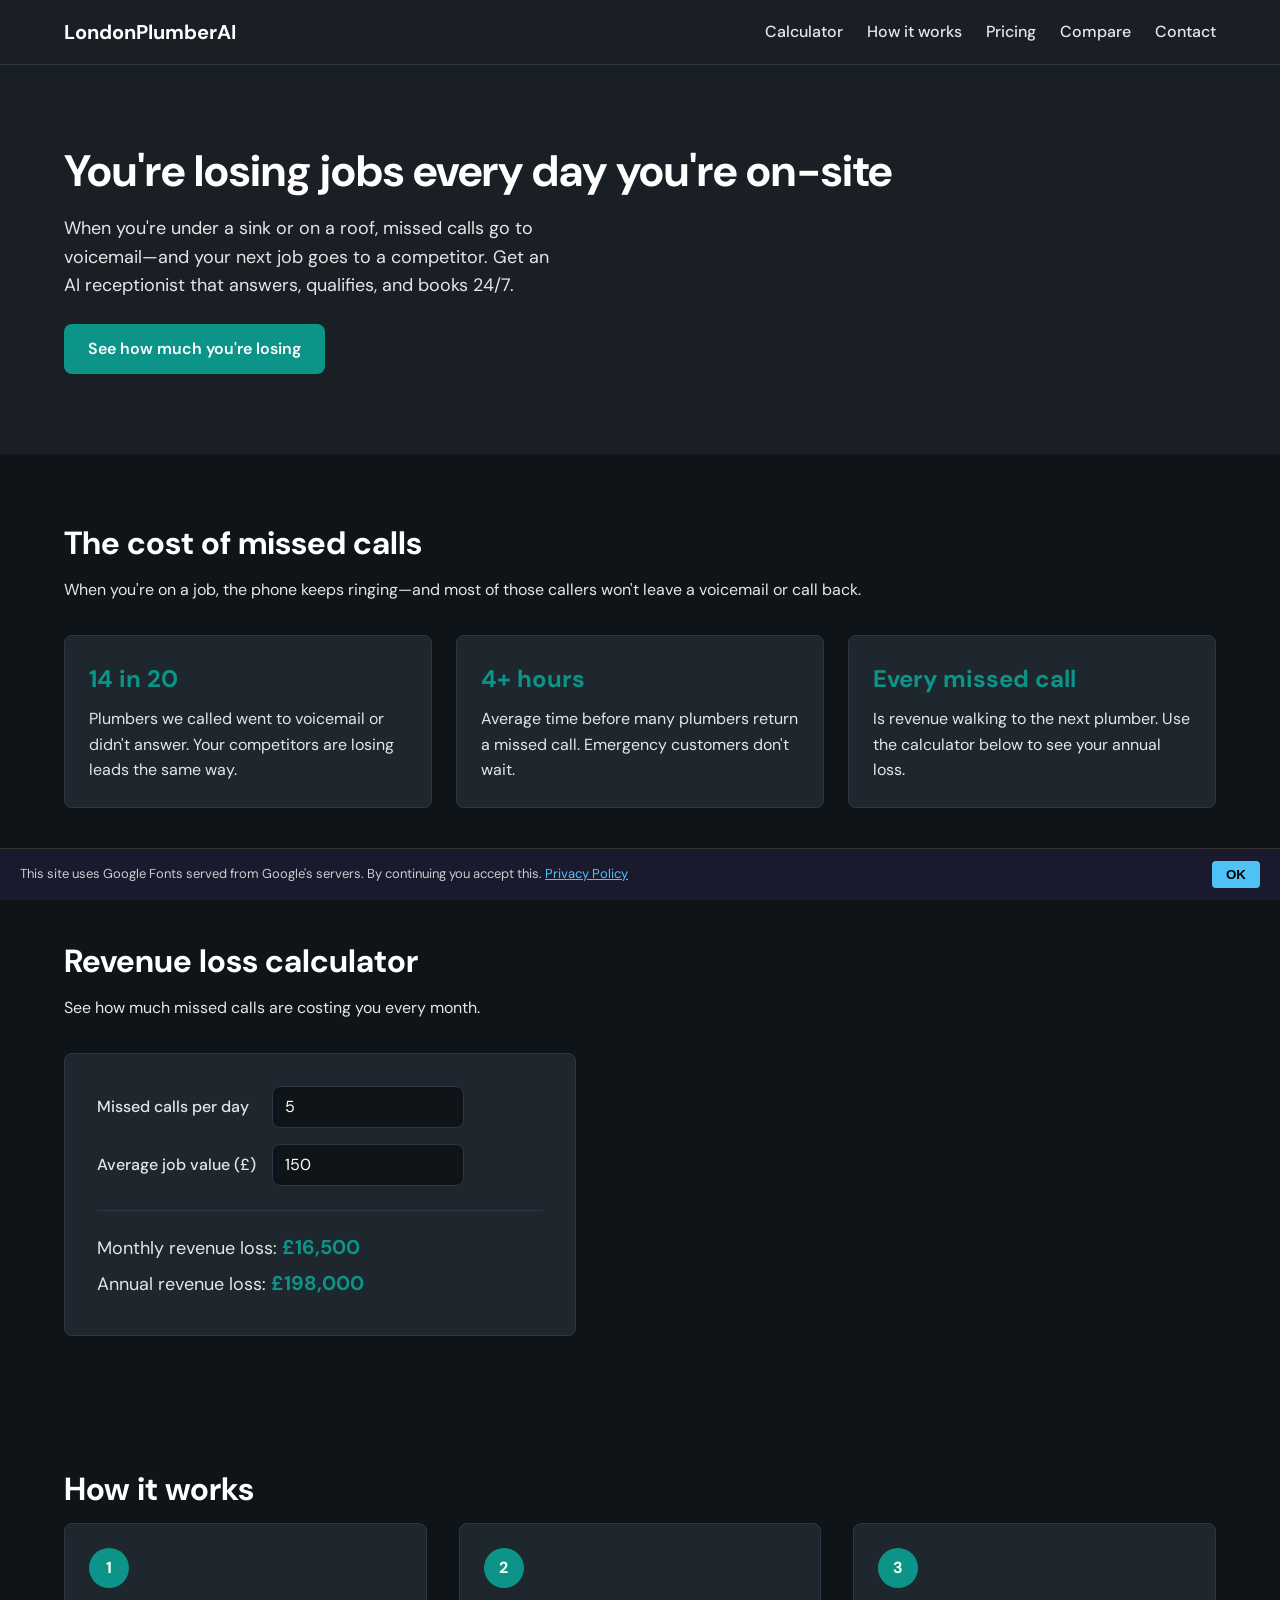
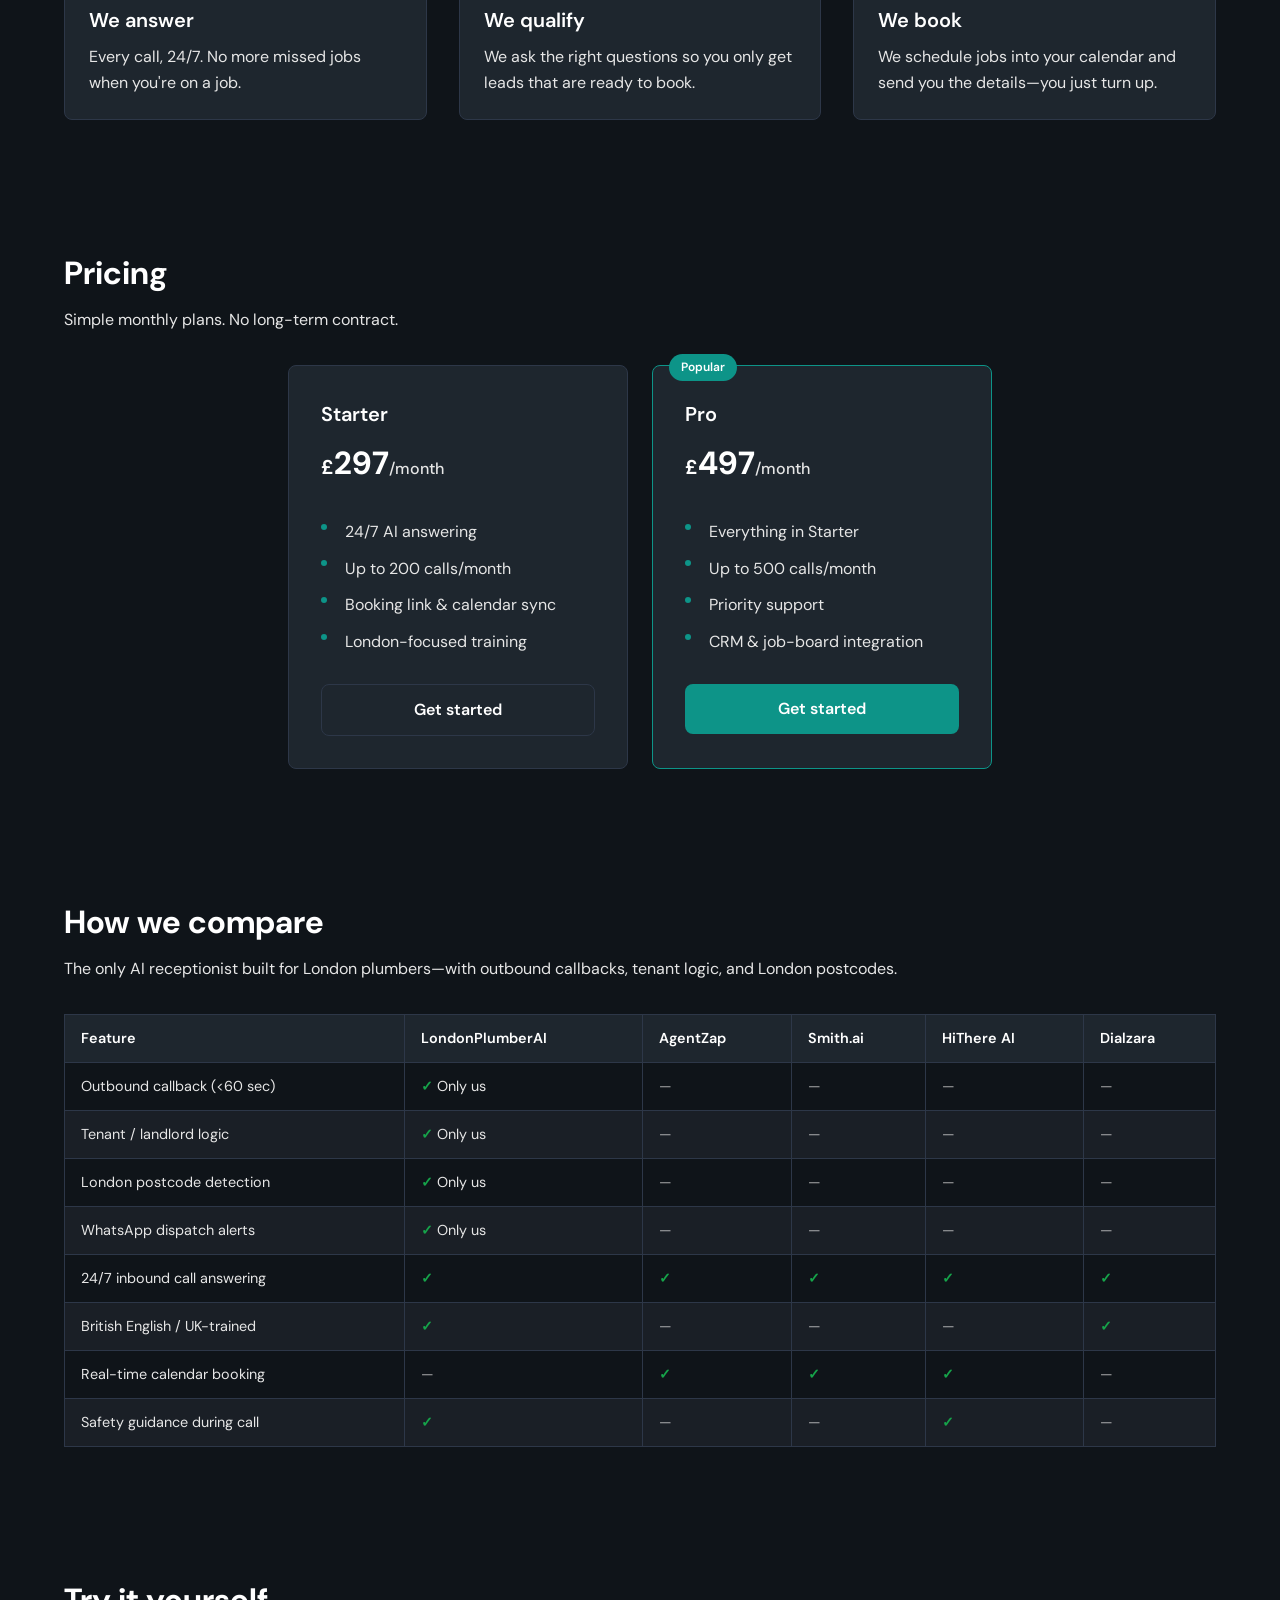
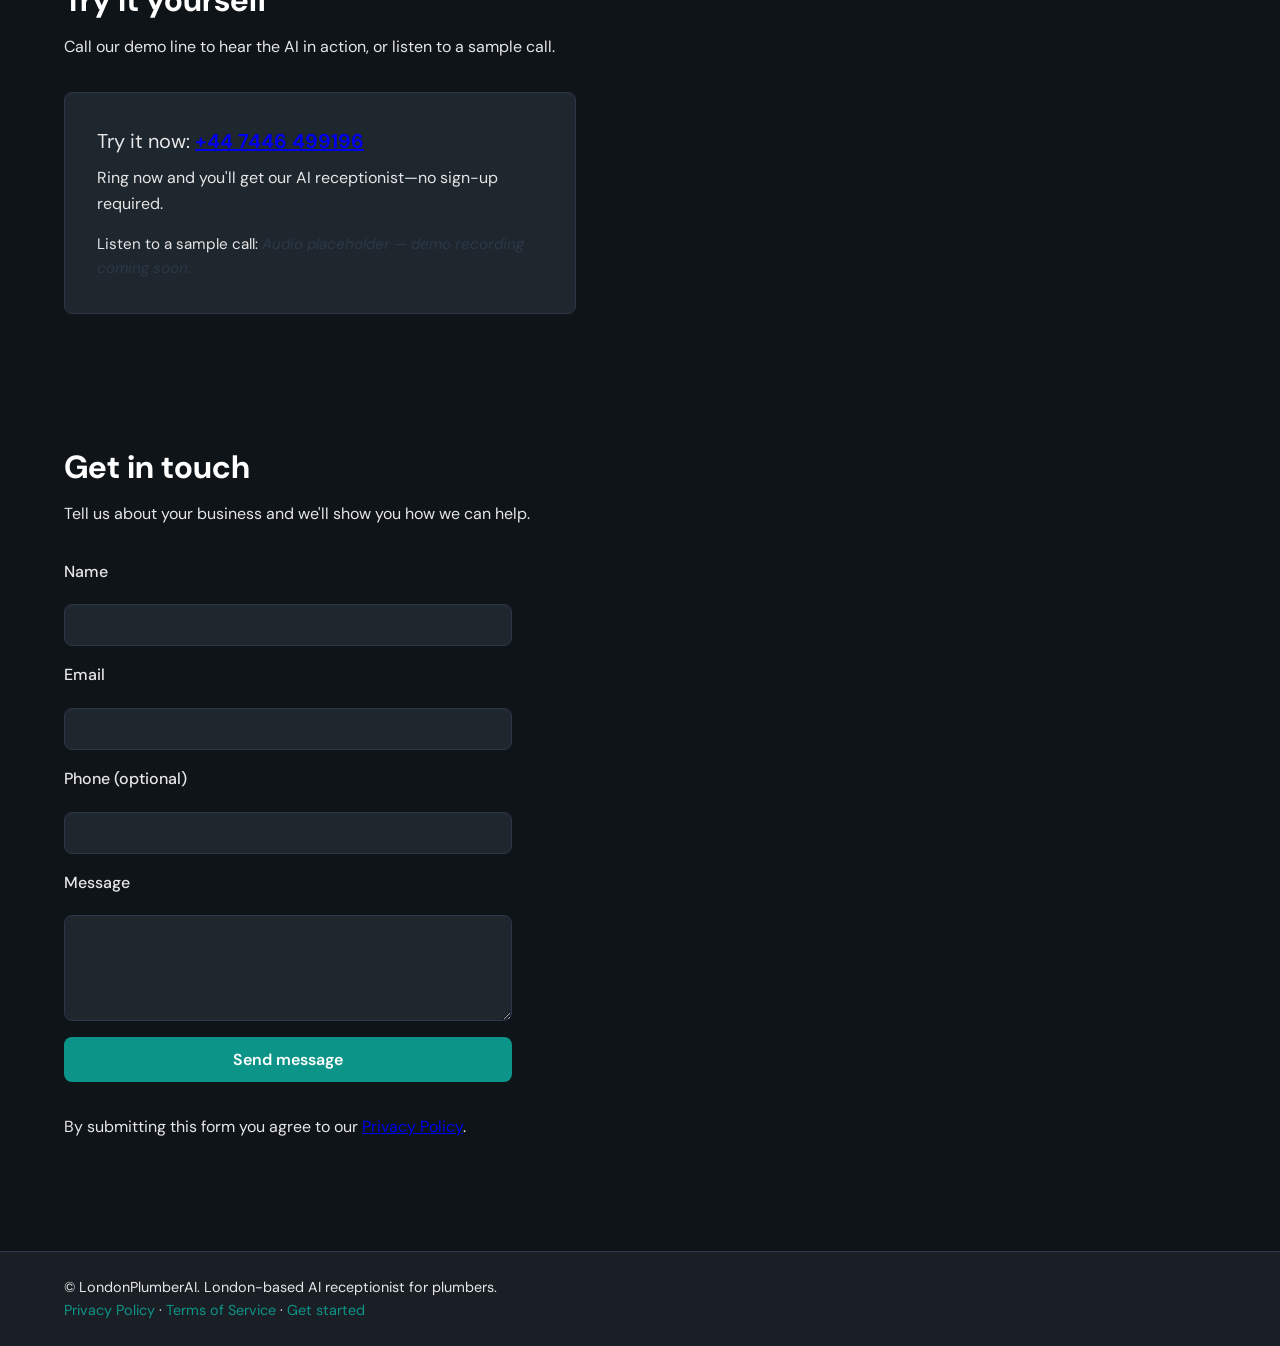
<file: index.html>
<!DOCTYPE html>
<html lang="en">
<head>
  <meta charset="UTF-8">
  <meta name="viewport" content="width=device-width, initial-scale=1.0">
  <title>LondonPlumberAI – AI Receptionist for Plumbers</title>
  <link rel="preconnect" href="https://fonts.googleapis.com">
  <link rel="preconnect" href="https://fonts.gstatic.com" crossorigin>
  <link href="https://fonts.googleapis.com/css2?family=DM+Sans:ital,opsz,wght@0,9..40,400;0,9..40,500;0,9..40,600;0,9..40,700;1,9..40,400&display=swap" rel="stylesheet">
  <link rel="stylesheet" href="styles.css">
</head>
<body>
  <header class="site-header">
    <div class="container">
      <a href="#" class="logo">LondonPlumberAI</a>
      <nav class="nav">
        <a href="#calculator">Calculator</a>
        <a href="#how-it-works">How it works</a>
        <a href="#pricing">Pricing</a>
        <a href="#compare">Compare</a>
        <a href="#contact">Contact</a>
      </nav>
    </div>
  </header>

  <main>
    <section class="hero">
      <div class="container">
        <h1 class="hero-headline">You're losing jobs every day you're on-site</h1>
        <p class="hero-sub">When you're under a sink or on a roof, missed calls go to voicemail—and your next job goes to a competitor. Get an AI receptionist that answers, qualifies, and books 24/7.</p>
        <a href="#calculator" class="btn btn-primary">See how much you're losing</a>
      </div>
    </section>

    <section id="pain" class="section pain-section">
      <div class="container">
        <h2 class="section-title">The cost of missed calls</h2>
        <p class="section-sub">When you're on a job, the phone keeps ringing—and most of those callers won't leave a voicemail or call back.</p>
        <div class="pain-stats">
          <div class="pain-stat">
            <span class="pain-stat-value">14 in 20</span>
            <p class="pain-stat-desc">Plumbers we called went to voicemail or didn't answer. Your competitors are losing leads the same way.</p>
          </div>
          <div class="pain-stat">
            <span class="pain-stat-value">4+ hours</span>
            <p class="pain-stat-desc">Average time before many plumbers return a missed call. Emergency customers don't wait.</p>
          </div>
          <div class="pain-stat">
            <span class="pain-stat-value">Every missed call</span>
            <p class="pain-stat-desc">Is revenue walking to the next plumber. Use the calculator below to see your annual loss.</p>
          </div>
        </div>
      </div>
    </section>

    <section id="calculator" class="section calculator-section">
      <div class="container">
        <h2 class="section-title">Revenue loss calculator</h2>
        <p class="section-sub">See how much missed calls are costing you every month.</p>
        <div class="calculator-card">
          <div class="calculator-inputs">
            <label for="missed-calls">Missed calls per day</label>
            <input type="number" id="missed-calls" name="missed-calls" min="1" max="50" value="5" aria-label="Missed calls per day">
            <label for="job-value">Average job value (£)</label>
            <input type="number" id="job-value" name="job-value" min="50" max="2000" value="150" aria-label="Average job value in pounds">
          </div>
          <div class="calculator-results">
            <p class="result-line">Monthly revenue loss: <strong id="monthly-loss" aria-live="polite">£16,500</strong></p>
            <p class="result-line">Annual revenue loss: <strong id="annual-loss" aria-live="polite">£198,000</strong></p>
          </div>
        </div>
      </div>
    </section>

    <section id="how-it-works" class="section how-section">
      <div class="container">
        <h2 class="section-title">How it works</h2>
        <div class="steps">
          <article class="step">
            <span class="step-num" aria-hidden="true">1</span>
            <h3 class="step-title">We answer</h3>
            <p class="step-desc">Every call, 24/7. No more missed jobs when you're on a job.</p>
          </article>
          <article class="step">
            <span class="step-num" aria-hidden="true">2</span>
            <h3 class="step-title">We qualify</h3>
            <p class="step-desc">We ask the right questions so you only get leads that are ready to book.</p>
          </article>
          <article class="step">
            <span class="step-num" aria-hidden="true">3</span>
            <h3 class="step-title">We book</h3>
            <p class="step-desc">We schedule jobs into your calendar and send you the details—you just turn up.</p>
          </article>
        </div>
      </div>
    </section>

    <section id="pricing" class="section pricing-section">
      <div class="container">
        <h2 class="section-title">Pricing</h2>
        <p class="section-sub">Simple monthly plans. No long-term contract.</p>
        <div class="pricing-grid">
          <div class="pricing-card">
            <h3 class="plan-name">Starter</h3>
            <p class="plan-price"><span class="currency">£</span>297<span class="period">/month</span></p>
            <ul class="plan-features">
              <li>24/7 AI answering</li>
              <li>Up to 200 calls/month</li>
              <li>Booking link & calendar sync</li>
              <li>London-focused training</li>
            </ul>
            <a href="https://buy.stripe.com/test_8x25kDeiIeIh0rm8Fc7ss00" class="btn btn-secondary" target="_blank" rel="noopener">Get started</a>
          </div>
          <div class="pricing-card pricing-card-featured">
            <span class="badge">Popular</span>
            <h3 class="plan-name">Pro</h3>
            <p class="plan-price"><span class="currency">£</span>497<span class="period">/month</span></p>
            <ul class="plan-features">
              <li>Everything in Starter</li>
              <li>Up to 500 calls/month</li>
              <li>Priority support</li>
              <li>CRM & job-board integration</li>
            </ul>
            <a href="https://buy.stripe.com/test_dRm5kDcaAeIhca4dZw7ss01" class="btn btn-primary" target="_blank" rel="noopener">Get started</a>
          </div>
        </div>
      </div>
    </section>

    <section id="compare" class="section compare-section">
      <div class="container">
        <h2 class="section-title">How we compare</h2>
        <p class="section-sub">The only AI receptionist built for London plumbers—with outbound callbacks, tenant logic, and London postcodes.</p>
        <div class="compare-scroll">
          <table class="compare-table" role="grid">
            <thead>
              <tr>
                <th>Feature</th>
                <th>LondonPlumberAI</th>
                <th>AgentZap</th>
                <th>Smith.ai</th>
                <th>HiThere AI</th>
                <th>Dialzara</th>
              </tr>
            </thead>
            <tbody>
              <tr>
                <td>Outbound callback (&lt;60 sec)</td>
                <td><span class="tick" aria-label="Yes">✓</span> Only us</td>
                <td><span class="cross" aria-label="No">—</span></td>
                <td><span class="cross" aria-label="No">—</span></td>
                <td><span class="cross" aria-label="No">—</span></td>
                <td><span class="cross" aria-label="No">—</span></td>
              </tr>
              <tr>
                <td>Tenant / landlord logic</td>
                <td><span class="tick" aria-label="Yes">✓</span> Only us</td>
                <td><span class="cross" aria-label="No">—</span></td>
                <td><span class="cross" aria-label="No">—</span></td>
                <td><span class="cross" aria-label="No">—</span></td>
                <td><span class="cross" aria-label="No">—</span></td>
              </tr>
              <tr>
                <td>London postcode detection</td>
                <td><span class="tick" aria-label="Yes">✓</span> Only us</td>
                <td><span class="cross" aria-label="No">—</span></td>
                <td><span class="cross" aria-label="No">—</span></td>
                <td><span class="cross" aria-label="No">—</span></td>
                <td><span class="cross" aria-label="No">—</span></td>
              </tr>
              <tr>
                <td>WhatsApp dispatch alerts</td>
                <td><span class="tick" aria-label="Yes">✓</span> Only us</td>
                <td><span class="cross" aria-label="No">—</span></td>
                <td><span class="cross" aria-label="No">—</span></td>
                <td><span class="cross" aria-label="No">—</span></td>
                <td><span class="cross" aria-label="No">—</span></td>
              </tr>
              <tr>
                <td>24/7 inbound call answering</td>
                <td><span class="tick" aria-label="Yes">✓</span></td>
                <td><span class="tick" aria-label="Yes">✓</span></td>
                <td><span class="tick" aria-label="Yes">✓</span></td>
                <td><span class="tick" aria-label="Yes">✓</span></td>
                <td><span class="tick" aria-label="Yes">✓</span></td>
              </tr>
              <tr>
                <td>British English / UK-trained</td>
                <td><span class="tick" aria-label="Yes">✓</span></td>
                <td><span class="cross" aria-label="No">—</span></td>
                <td><span class="cross" aria-label="No">—</span></td>
                <td><span class="cross" aria-label="No">—</span></td>
                <td><span class="tick" aria-label="Yes">✓</span></td>
              </tr>
              <tr>
                <td>Real-time calendar booking</td>
                <td><span class="cross" aria-label="No">—</span></td>
                <td><span class="tick" aria-label="Yes">✓</span></td>
                <td><span class="tick" aria-label="Yes">✓</span></td>
                <td><span class="tick" aria-label="Yes">✓</span></td>
                <td><span class="cross" aria-label="No">—</span></td>
              </tr>
              <tr>
                <td>Safety guidance during call</td>
                <td><span class="tick" aria-label="Yes">✓</span></td>
                <td><span class="cross" aria-label="No">—</span></td>
                <td><span class="cross" aria-label="No">—</span></td>
                <td><span class="tick" aria-label="Yes">✓</span></td>
                <td><span class="cross" aria-label="No">—</span></td>
              </tr>
            </tbody>
          </table>
        </div>
      </div>
    </section>

    <section id="demo" class="section demo-section">
      <div class="container">
        <h2 class="section-title">Try it yourself</h2>
        <p class="section-sub">Call our demo line to hear the AI in action, or listen to a sample call.</p>
        <div class="demo-block">
          <p class="demo-number">Try it now: <strong><a href="tel:+447446499196">+44 7446 499196</a></strong></p>
          <p class="demo-cta">Ring now and you'll get our AI receptionist—no sign-up required.</p>
          <p class="demo-audio">Listen to a sample call: <em>Audio placeholder — demo recording coming soon.</em></p>
        </div>
      </div>
    </section>

    <section id="contact" class="section contact-section">
      <div class="container">
        <h2 class="section-title">Get in touch</h2>
        <p class="section-sub">Tell us about your business and we'll show you how we can help.</p>
        <form class="contact-form" action="/" name="contact" method="POST" data-netlify="true" netlify-honeypot="bot-field">
          <input type="hidden" name="form-name" value="contact">
          <p class="hidden">
            <label for="bot-field">Don't fill this out</label>
            <input id="bot-field" name="bot-field">
          </p>
          <label for="contact-name">Name</label>
          <input type="text" id="contact-name" name="name" required>
          <label for="contact-email">Email</label>
          <input type="email" id="contact-email" name="email" required>
          <label for="contact-phone">Phone (optional)</label>
          <input type="tel" id="contact-phone" name="phone">
          <label for="contact-message">Message</label>
          <textarea id="contact-message" name="message" rows="4" required></textarea>
          <button type="submit" class="btn btn-primary">Send message</button>
          <p class="form-consent">By submitting this form you agree to our <a href="privacy-policy.html">Privacy Policy</a>.</p>
        </form>
        <div id="form-success" class="form-message form-success" hidden>
          Thanks for your message. We'll be in touch soon.
        </div>
        <div id="form-error" class="form-message form-error" hidden>
          Something went wrong. Please try again or email us directly.
        </div>
      </div>
    </section>
  </main>

  <footer class="site-footer">
    <div class="container">
      <p>&copy; LondonPlumberAI. London-based AI receptionist for plumbers.</p>
      <p class="footer-links">
        <a href="privacy-policy.html">Privacy Policy</a>
        <span aria-hidden="true"> · </span>
        <a href="terms.html">Terms of Service</a>
        <span aria-hidden="true"> · </span>
        <a href="onboarding.html">Get started</a>
      </p>
    </div>
  </footer>

  <script src="script.js"></script>
  <div id="cookie-notice" style="position:fixed;bottom:0;left:0;right:0;background:#1a1a2e;color:#ccc;padding:12px 20px;font-size:13px;display:flex;align-items:center;justify-content:space-between;z-index:9999;border-top:1px solid #333;">
    <span>This site uses Google Fonts served from Google's servers. By continuing you accept this. <a href="privacy-policy.html" style="color:#4fc3f7;">Privacy Policy</a></span>
    <button onclick="document.getElementById('cookie-notice').style.display='none';localStorage.setItem('cookie-ok','1')" style="background:#4fc3f7;color:#000;border:none;padding:6px 14px;border-radius:4px;cursor:pointer;font-weight:600;">OK</button>
  </div>
  <script>if(localStorage.getItem('cookie-ok'))document.getElementById('cookie-notice').style.display='none';</script>
</body>
</html>
</file>
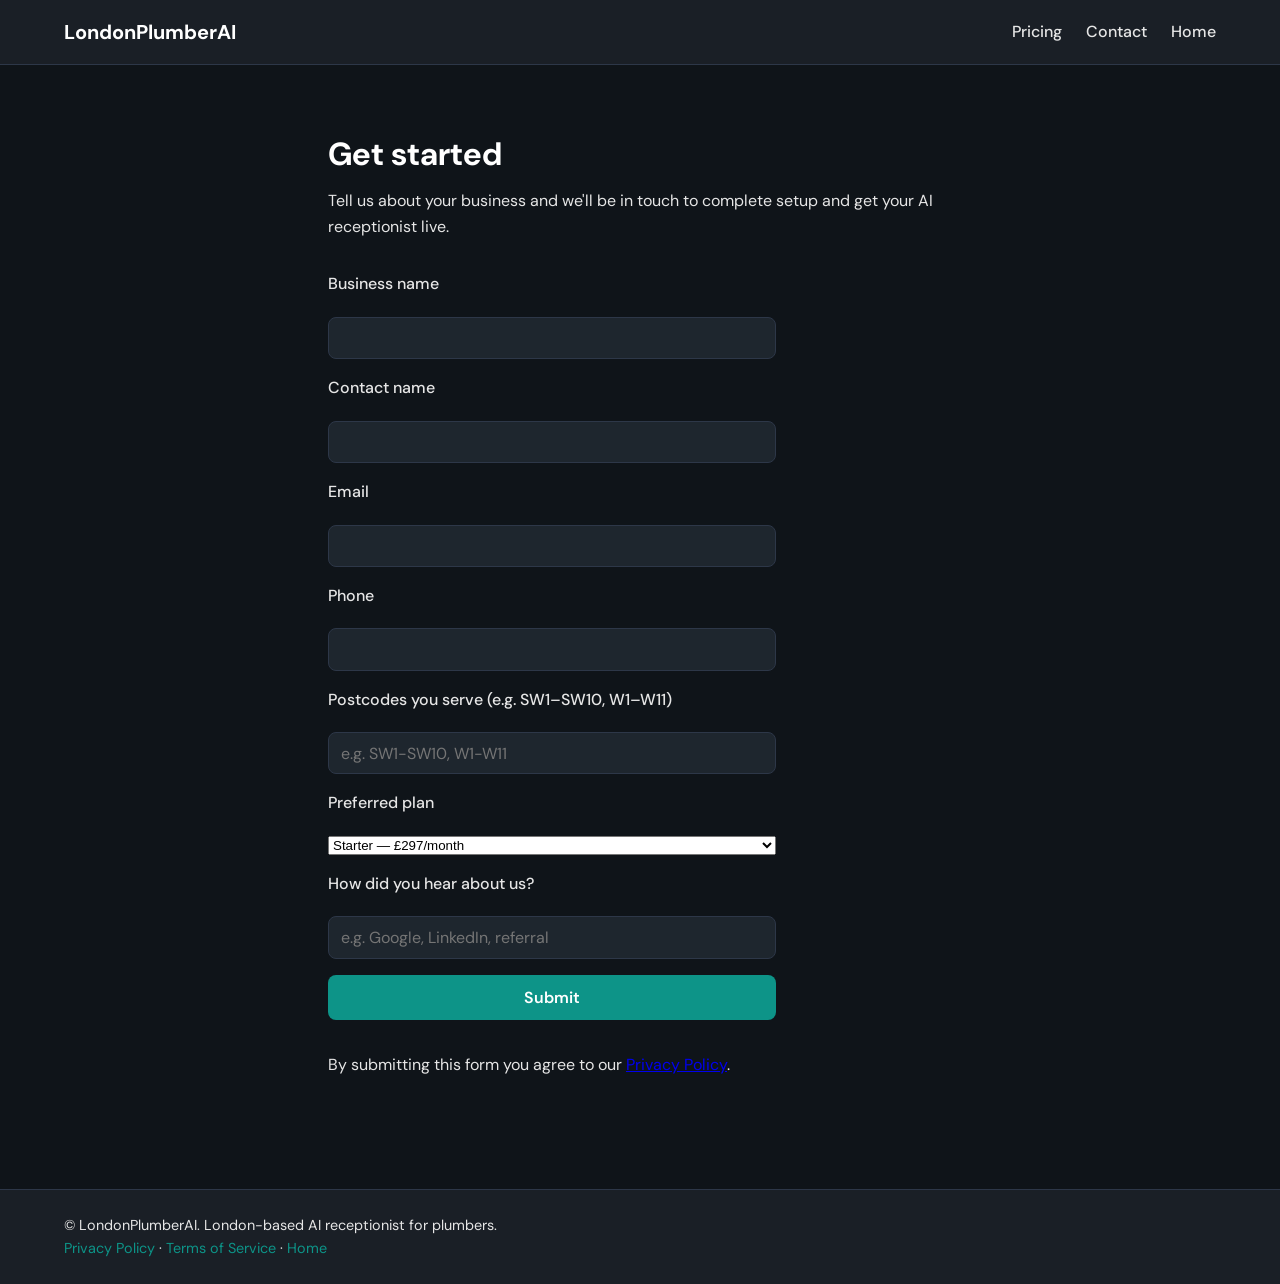
<file: onboarding.html>
<!DOCTYPE html>
<html lang="en">
<head>
  <meta charset="UTF-8">
  <meta name="viewport" content="width=device-width, initial-scale=1.0">
  <title>Get started – LondonPlumberAI</title>
  <link rel="preconnect" href="https://fonts.googleapis.com">
  <link rel="preconnect" href="https://fonts.gstatic.com" crossorigin>
  <link href="https://fonts.googleapis.com/css2?family=DM+Sans:ital,opsz,wght@0,9..40,400;0,9..40,500;0,9..40,600;0,9..40,700;1,9..40,400&display=swap" rel="stylesheet">
  <link rel="stylesheet" href="styles.css">
</head>
<body>
  <header class="site-header">
    <div class="container">
      <a href="index.html" class="logo">LondonPlumberAI</a>
      <nav class="nav">
        <a href="index.html#pricing">Pricing</a>
        <a href="index.html#contact">Contact</a>
        <a href="index.html">Home</a>
      </nav>
    </div>
  </header>

  <main>
    <section class="section">
      <div class="container container-narrow">
        <h1 class="section-title">Get started</h1>
        <p class="section-sub">Tell us about your business and we'll be in touch to complete setup and get your AI receptionist live.</p>

        <form id="onboarding-form" class="contact-form onboarding-form" action="/" name="onboarding" method="POST" data-netlify="true" netlify-honeypot="bot-field">
          <input type="hidden" name="form-name" value="onboarding">
          <p class="hidden">
            <label for="onboarding-bot">Don't fill this out</label>
            <input id="onboarding-bot" name="bot-field">
          </p>
          <label for="onboarding-business">Business name</label>
          <input type="text" id="onboarding-business" name="business" required>
          <label for="onboarding-name">Contact name</label>
          <input type="text" id="onboarding-name" name="name" required>
          <label for="onboarding-email">Email</label>
          <input type="email" id="onboarding-email" name="email" required>
          <label for="onboarding-phone">Phone</label>
          <input type="tel" id="onboarding-phone" name="phone" required>
          <label for="onboarding-postcodes">Postcodes you serve (e.g. SW1–SW10, W1–W11)</label>
          <input type="text" id="onboarding-postcodes" name="postcodes" placeholder="e.g. SW1-SW10, W1-W11">
          <label for="onboarding-plan">Preferred plan</label>
          <select id="onboarding-plan" name="plan">
            <option value="297">Starter — £297/month</option>
            <option value="497">Pro — £497/month</option>
          </select>
          <label for="onboarding-source">How did you hear about us?</label>
          <input type="text" id="onboarding-source" name="source" placeholder="e.g. Google, LinkedIn, referral">
          <button type="submit" class="btn btn-primary">Submit</button>
          <p class="form-consent">By submitting this form you agree to our <a href="privacy-policy.html">Privacy Policy</a>.</p>
        </form>

        <div id="onboarding-success" class="form-message form-success" hidden>
          Thanks for signing up. We'll be in touch to complete setup.
        </div>
        <div id="onboarding-error" class="form-message form-error" hidden>
          Something went wrong. Please try again or <a href="index.html#contact">contact us</a>.
        </div>
      </div>
    </section>
  </main>

  <footer class="site-footer">
    <div class="container">
      <p>&copy; LondonPlumberAI. London-based AI receptionist for plumbers.</p>
      <p class="footer-links">
        <a href="privacy-policy.html">Privacy Policy</a>
        <span aria-hidden="true"> · </span>
        <a href="terms.html">Terms of Service</a>
        <span aria-hidden="true"> · </span>
        <a href="index.html">Home</a>
      </p>
    </div>
  </footer>

  <script>
    (function () {
      var form = document.getElementById('onboarding-form');
      var successEl = document.getElementById('onboarding-success');
      var errorEl = document.getElementById('onboarding-error');

      if (!form || !successEl || !errorEl) return;

      form.addEventListener('submit', function (e) {
        e.preventDefault();
        errorEl.hidden = true;
        successEl.hidden = true;

        var formData = new FormData(form);
        var action = form.getAttribute('action') || form.action || window.location.href;

        fetch(action, {
          method: 'POST',
          body: formData,
          headers: { Accept: 'application/json' }
        })
          .then(function (response) {
            if (response.ok) {
              form.reset();
              form.style.display = 'none';
              successEl.hidden = false;
            } else {
              errorEl.hidden = false;
            }
          })
          .catch(function () {
            errorEl.hidden = false;
          });
      });
    })();
  </script>
</body>
</html>
</file>
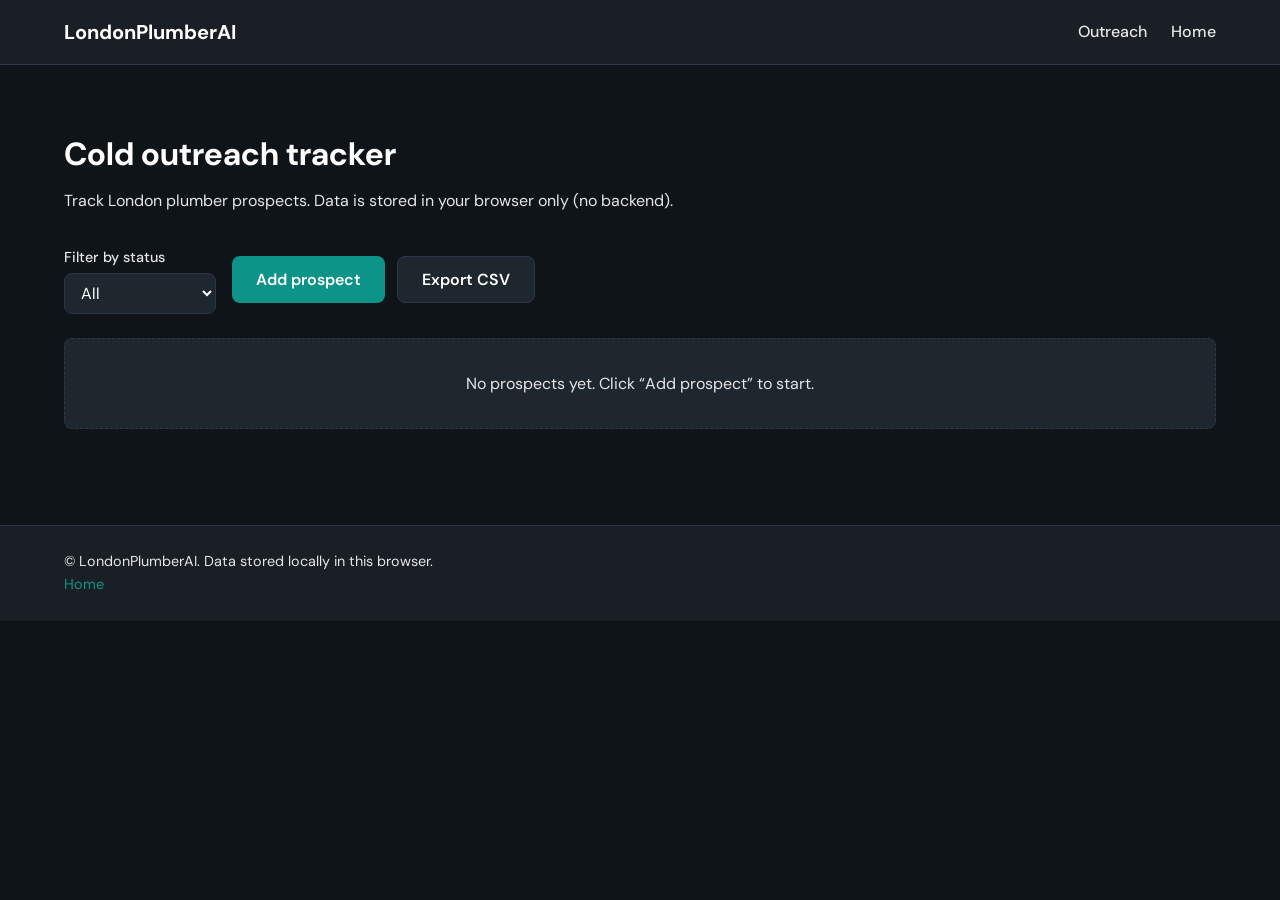
<file: outreach.html>
<!DOCTYPE html>
<html lang="en">
<head>
  <meta charset="UTF-8">
  <meta name="viewport" content="width=device-width, initial-scale=1.0">
  <title>Cold outreach tracker – LondonPlumberAI</title>
  <link rel="preconnect" href="https://fonts.googleapis.com">
  <link rel="preconnect" href="https://fonts.gstatic.com" crossorigin>
  <link href="https://fonts.googleapis.com/css2?family=DM+Sans:ital,opsz,wght@0,9..40,400;0,9..40,500;0,9..40,600;0,9..40,700;1,9..40,400&display=swap" rel="stylesheet">
  <link rel="stylesheet" href="styles.css">
  <link rel="stylesheet" href="outreach.css">
</head>
<body>
  <header class="site-header">
    <div class="container">
      <a href="index.html" class="logo">LondonPlumberAI</a>
      <nav class="nav">
        <a href="outreach.html">Outreach</a>
        <a href="index.html">Home</a>
      </nav>
    </div>
  </header>

  <main>
    <section class="section">
      <div class="container">
        <h1 class="section-title">Cold outreach tracker</h1>
        <p class="section-sub">Track London plumber prospects. Data is stored in your browser only (no backend).</p>

        <div class="outreach-toolbar">
          <div class="outreach-filters">
            <label for="filter-status">Filter by status</label>
            <select id="filter-status" aria-label="Filter by status">
              <option value="">All</option>
              <option value="Not contacted">Not contacted</option>
              <option value="Called">Called</option>
              <option value="Emailed">Emailed</option>
              <option value="Demo booked">Demo booked</option>
              <option value="Lost">Lost</option>
            </select>
          </div>
          <div class="outreach-actions">
            <button type="button" class="btn btn-primary" id="btn-add">Add prospect</button>
            <button type="button" class="btn btn-secondary" id="btn-export">Export CSV</button>
          </div>
        </div>

        <div id="outreach-list" class="outreach-list"></div>

        <div id="outreach-empty" class="outreach-empty" hidden>
          <p>No prospects yet. Click “Add prospect” to start.</p>
        </div>
      </div>
    </section>
  </main>

  <footer class="site-footer">
    <div class="container">
      <p>&copy; LondonPlumberAI. Data stored locally in this browser.</p>
      <p class="footer-links">
        <a href="index.html">Home</a>
      </p>
    </div>
  </footer>

  <dialog id="prospect-dialog" class="outreach-dialog" aria-labelledby="dialog-title">
    <form id="prospect-form" method="dialog">
      <h2 id="dialog-title">Add prospect</h2>
      <input type="hidden" id="prospect-id" name="id">
      <label for="prospect-name">Name</label>
      <input type="text" id="prospect-name" name="name" required>
      <label for="prospect-business">Business</label>
      <input type="text" id="prospect-business" name="business">
      <label for="prospect-phone">Phone</label>
      <input type="tel" id="prospect-phone" name="phone">
      <label for="prospect-email">Email</label>
      <input type="email" id="prospect-email" name="email">
      <label for="prospect-source">Source</label>
      <input type="text" id="prospect-source" name="source" placeholder="e.g. Google emergency plumber London">
      <label for="prospect-status">Status</label>
      <select id="prospect-status" name="status">
        <option value="Not contacted">Not contacted</option>
        <option value="Called">Called</option>
        <option value="Emailed">Emailed</option>
        <option value="Demo booked">Demo booked</option>
        <option value="Lost">Lost</option>
      </select>
      <label for="prospect-last-contact">Last contact date</label>
      <input type="date" id="prospect-last-contact" name="lastContact">
      <label for="prospect-notes">Notes</label>
      <textarea id="prospect-notes" name="notes" rows="3"></textarea>
      <div class="dialog-buttons">
        <button type="submit" class="btn btn-primary">Save</button>
        <button type="button" class="btn btn-secondary" id="dialog-cancel">Cancel</button>
      </div>
    </form>
  </dialog>

  <script src="outreach.js"></script>
</body>
</html>
</file>
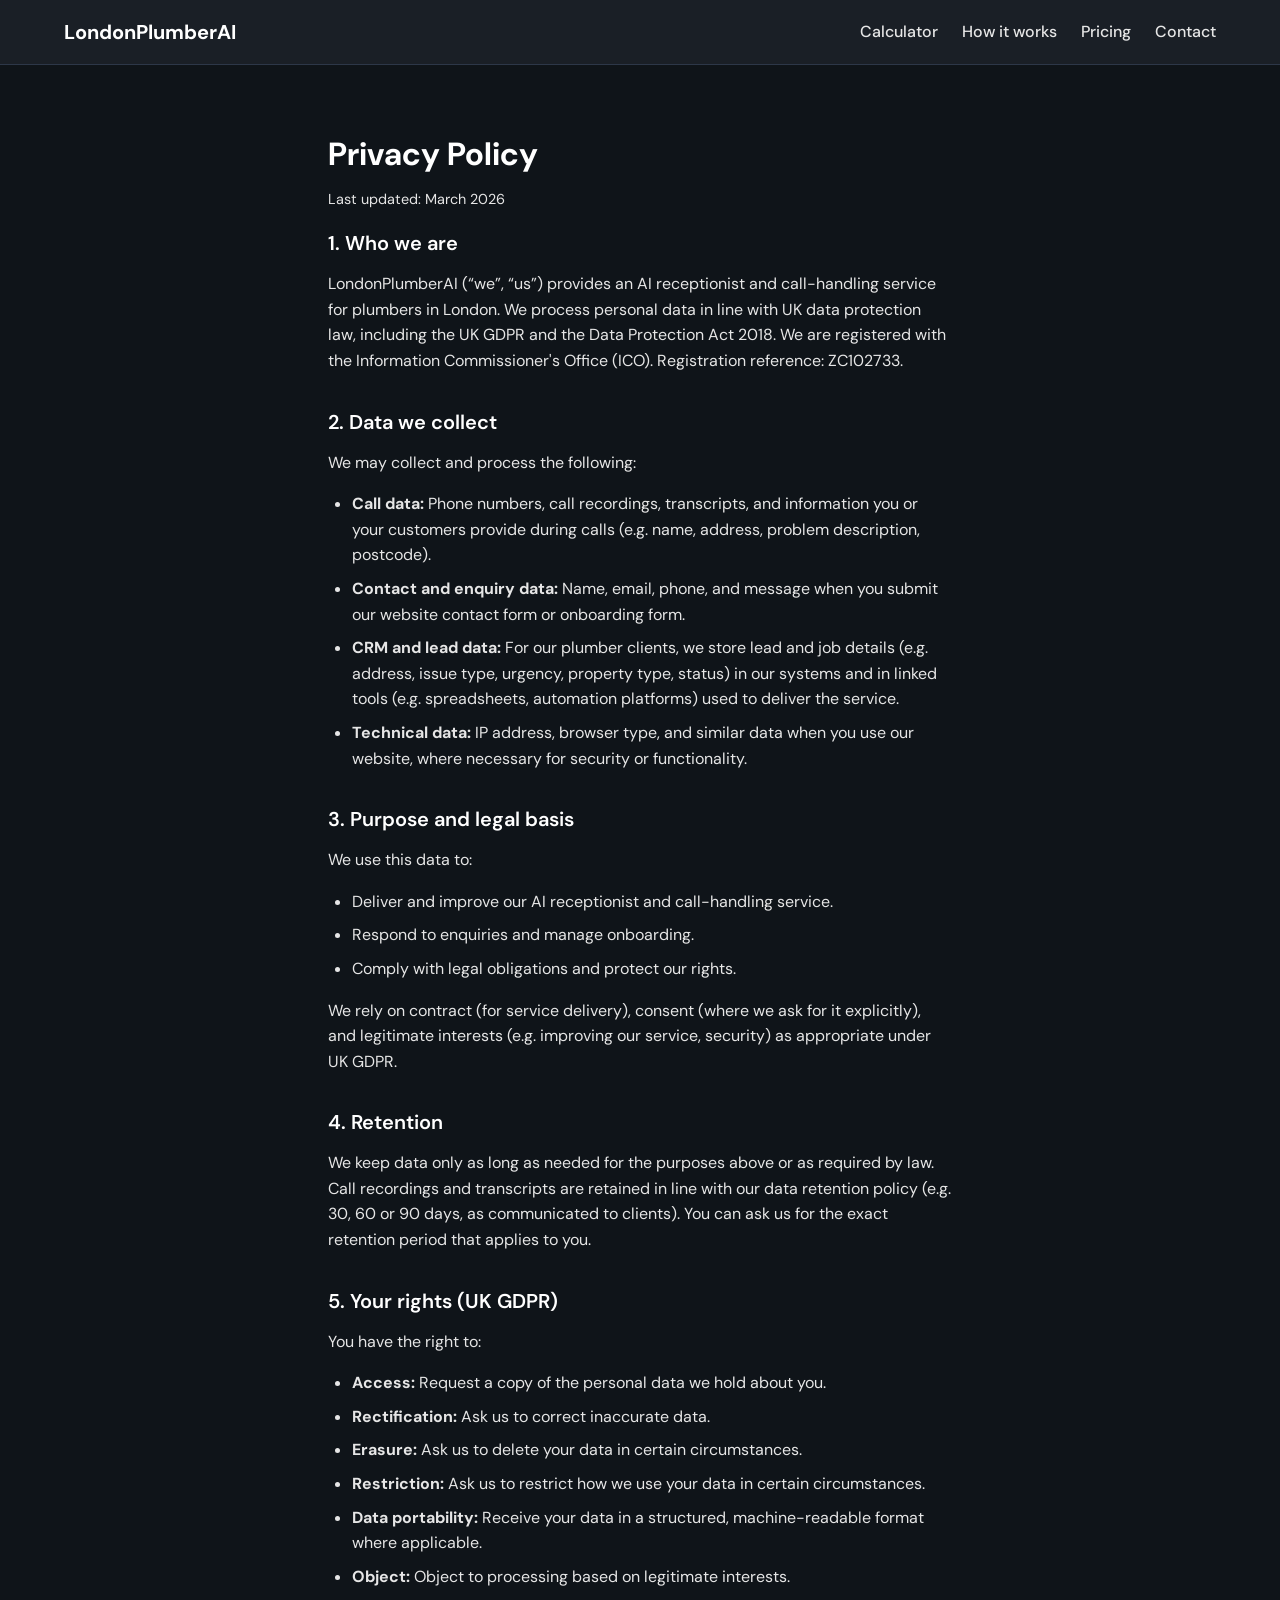
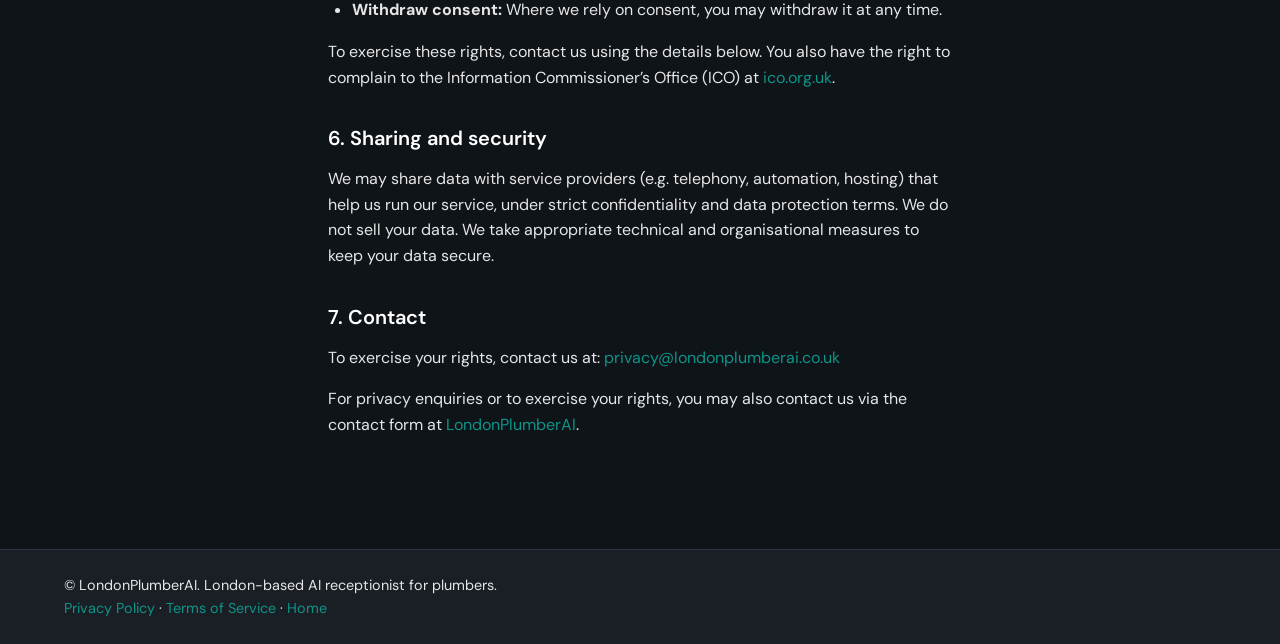
<file: privacy-policy.html>
<!DOCTYPE html>
<html lang="en">
<head>
  <meta charset="UTF-8">
  <meta name="viewport" content="width=device-width, initial-scale=1.0">
  <title>Privacy Policy – LondonPlumberAI</title>
  <link rel="preconnect" href="https://fonts.googleapis.com">
  <link rel="preconnect" href="https://fonts.gstatic.com" crossorigin>
  <link href="https://fonts.googleapis.com/css2?family=DM+Sans:ital,opsz,wght@0,9..40,400;0,9..40,500;0,9..40,600;0,9..40,700;1,9..40,400&display=swap" rel="stylesheet">
  <link rel="stylesheet" href="styles.css">
</head>
<body>
  <header class="site-header">
    <div class="container">
      <a href="index.html" class="logo">LondonPlumberAI</a>
      <nav class="nav">
        <a href="index.html#calculator">Calculator</a>
        <a href="index.html#how-it-works">How it works</a>
        <a href="index.html#pricing">Pricing</a>
        <a href="index.html#contact">Contact</a>
      </nav>
    </div>
  </header>

  <main>
    <section class="section legal-section">
      <div class="container container-narrow">
        <h1 class="section-title">Privacy Policy</h1>
        <p class="legal-updated">Last updated: March 2026</p>

        <h2>1. Who we are</h2>
        <p>LondonPlumberAI (“we”, “us”) provides an AI receptionist and call-handling service for plumbers in London. We process personal data in line with UK data protection law, including the UK GDPR and the Data Protection Act 2018. We are registered with the Information Commissioner's Office (ICO). Registration reference: ZC102733.</p>

        <h2>2. Data we collect</h2>
        <p>We may collect and process the following:</p>
        <ul>
          <li><strong>Call data:</strong> Phone numbers, call recordings, transcripts, and information you or your customers provide during calls (e.g. name, address, problem description, postcode).</li>
          <li><strong>Contact and enquiry data:</strong> Name, email, phone, and message when you submit our website contact form or onboarding form.</li>
          <li><strong>CRM and lead data:</strong> For our plumber clients, we store lead and job details (e.g. address, issue type, urgency, property type, status) in our systems and in linked tools (e.g. spreadsheets, automation platforms) used to deliver the service.</li>
          <li><strong>Technical data:</strong> IP address, browser type, and similar data when you use our website, where necessary for security or functionality.</li>
        </ul>

        <h2>3. Purpose and legal basis</h2>
        <p>We use this data to:</p>
        <ul>
          <li>Deliver and improve our AI receptionist and call-handling service.</li>
          <li>Respond to enquiries and manage onboarding.</li>
          <li>Comply with legal obligations and protect our rights.</li>
        </ul>
        <p>We rely on contract (for service delivery), consent (where we ask for it explicitly), and legitimate interests (e.g. improving our service, security) as appropriate under UK GDPR.</p>

        <h2>4. Retention</h2>
        <p>We keep data only as long as needed for the purposes above or as required by law. Call recordings and transcripts are retained in line with our data retention policy (e.g. 30, 60 or 90 days, as communicated to clients). You can ask us for the exact retention period that applies to you.</p>

        <h2>5. Your rights (UK GDPR)</h2>
        <p>You have the right to:</p>
        <ul>
          <li><strong>Access:</strong> Request a copy of the personal data we hold about you.</li>
          <li><strong>Rectification:</strong> Ask us to correct inaccurate data.</li>
          <li><strong>Erasure:</strong> Ask us to delete your data in certain circumstances.</li>
          <li><strong>Restriction:</strong> Ask us to restrict how we use your data in certain circumstances.</li>
          <li><strong>Data portability:</strong> Receive your data in a structured, machine-readable format where applicable.</li>
          <li><strong>Object:</strong> Object to processing based on legitimate interests.</li>
          <li><strong>Withdraw consent:</strong> Where we rely on consent, you may withdraw it at any time.</li>
        </ul>
        <p>To exercise these rights, contact us using the details below. You also have the right to complain to the Information Commissioner’s Office (ICO) at <a href="https://ico.org.uk" rel="noopener noreferrer">ico.org.uk</a>.</p>

        <h2>6. Sharing and security</h2>
        <p>We may share data with service providers (e.g. telephony, automation, hosting) that help us run our service, under strict confidentiality and data protection terms. We do not sell your data. We take appropriate technical and organisational measures to keep your data secure.</p>

        <h2>7. Contact</h2>
        <p>To exercise your rights, contact us at: <a href="mailto:privacy@londonplumberai.co.uk">privacy@londonplumberai.co.uk</a></p>
        <p>For privacy enquiries or to exercise your rights, you may also contact us via the contact form at <a href="index.html#contact">LondonPlumberAI</a>.</p>
      </div>
    </section>
  </main>

  <footer class="site-footer">
    <div class="container">
      <p>&copy; LondonPlumberAI. London-based AI receptionist for plumbers.</p>
      <p class="footer-links">
        <a href="privacy-policy.html">Privacy Policy</a>
        <span aria-hidden="true"> · </span>
        <a href="terms.html">Terms of Service</a>
        <span aria-hidden="true"> · </span>
        <a href="index.html">Home</a>
      </p>
    </div>
  </footer>
</body>
</html>
</file>
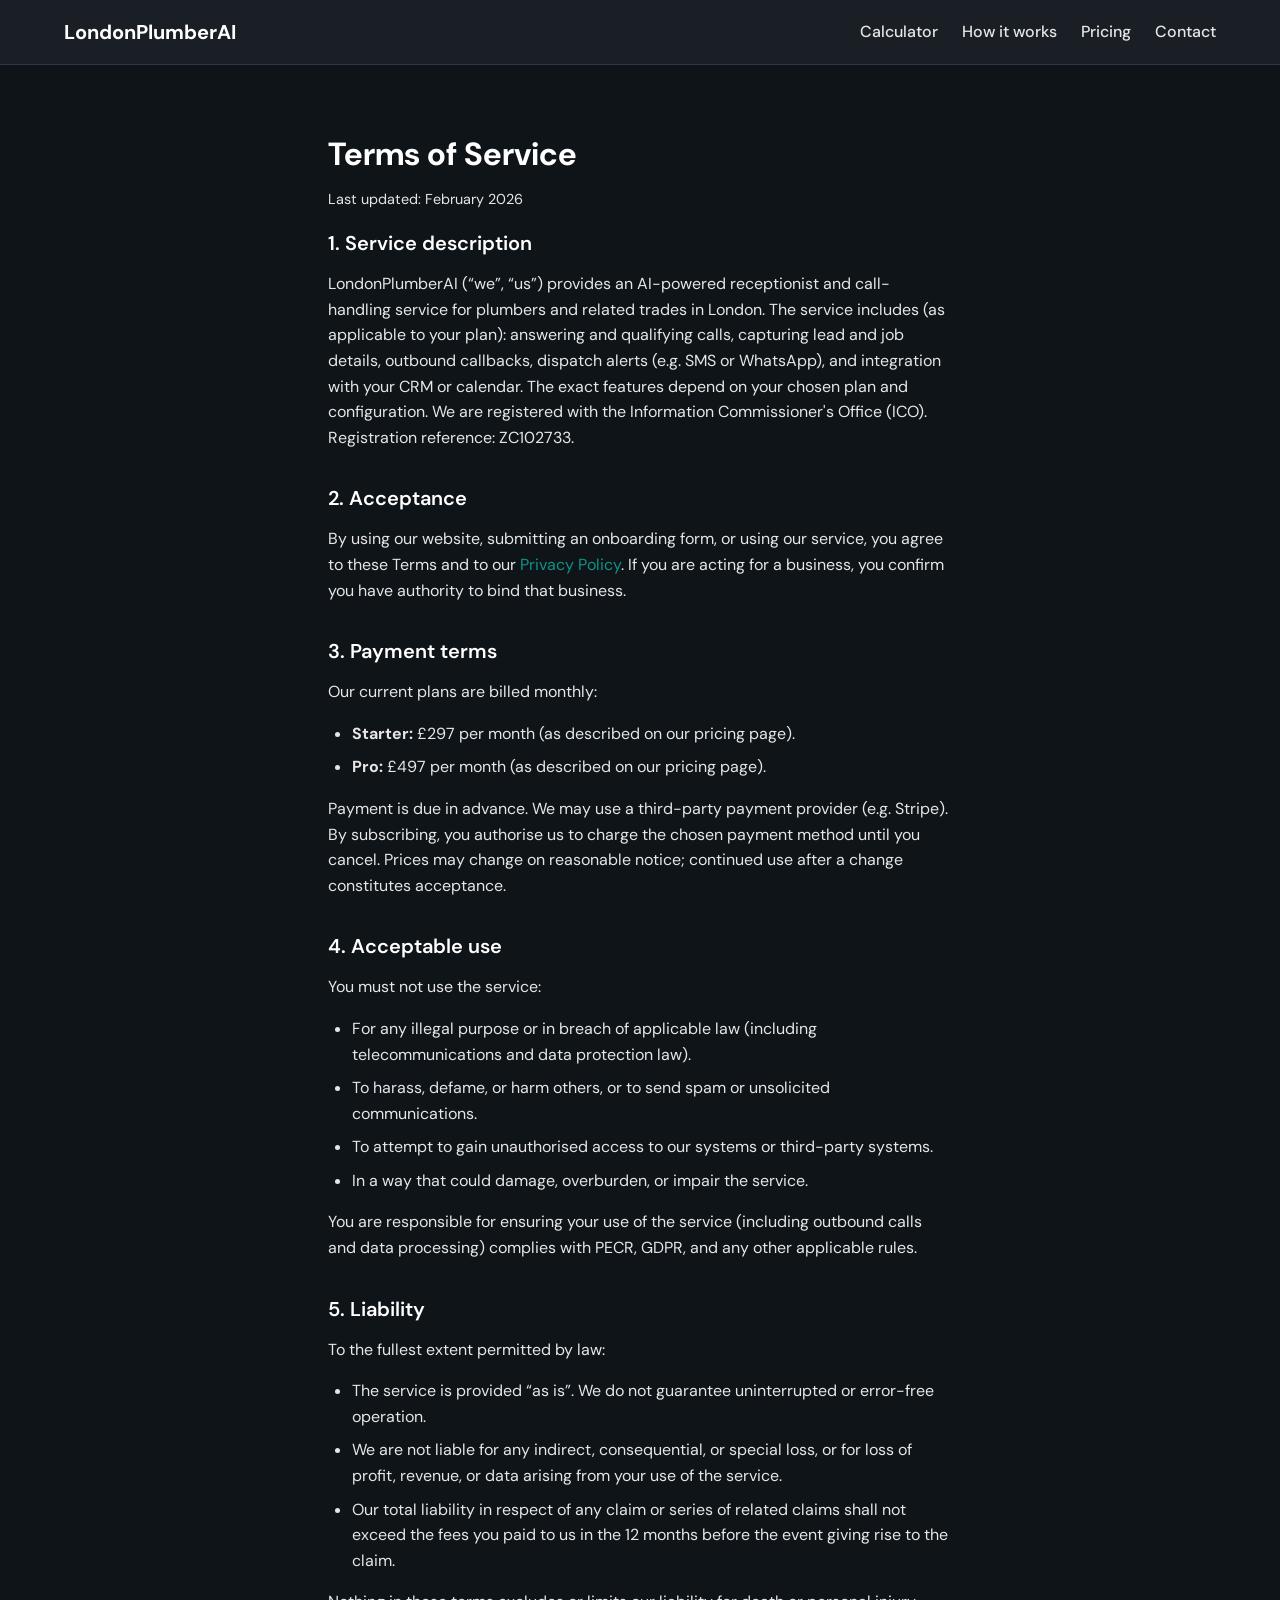
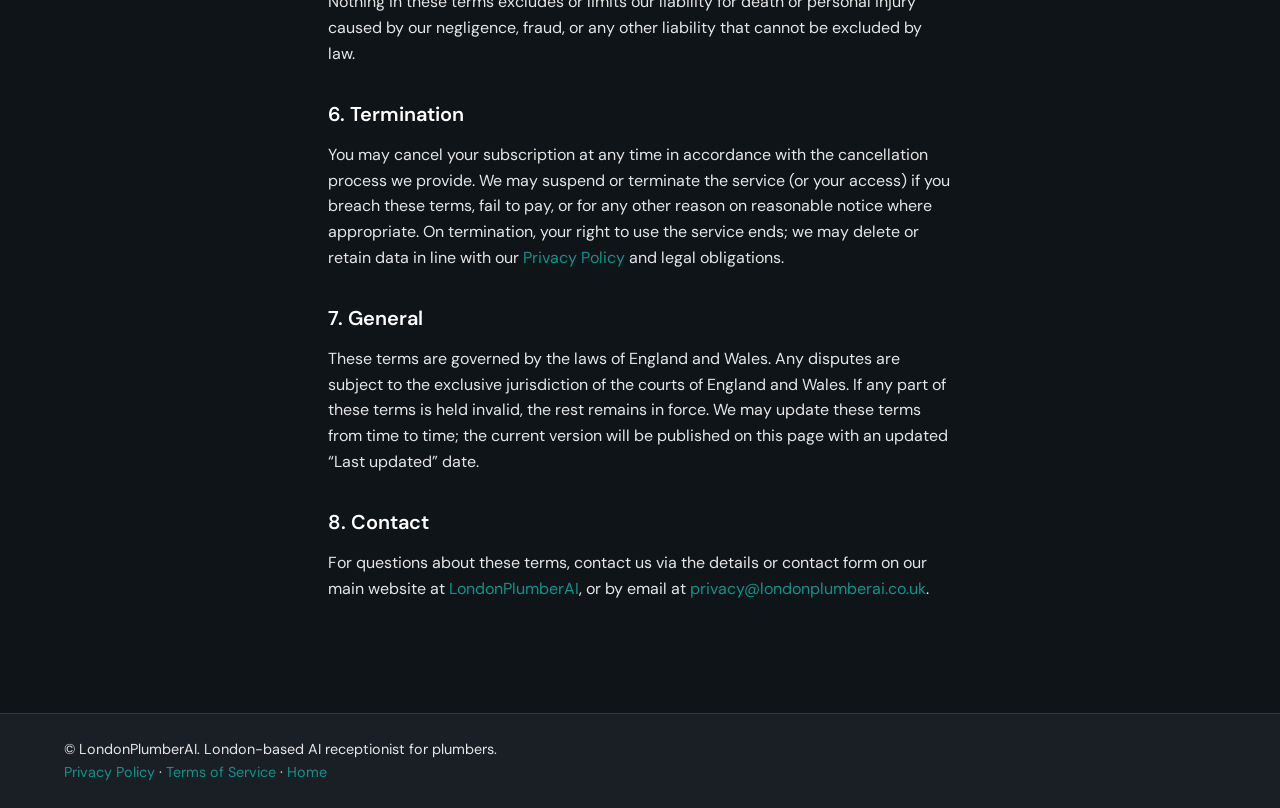
<file: terms.html>
<!DOCTYPE html>
<html lang="en">
<head>
  <meta charset="UTF-8">
  <meta name="viewport" content="width=device-width, initial-scale=1.0">
  <title>Terms of Service – LondonPlumberAI</title>
  <link rel="preconnect" href="https://fonts.googleapis.com">
  <link rel="preconnect" href="https://fonts.gstatic.com" crossorigin>
  <link href="https://fonts.googleapis.com/css2?family=DM+Sans:ital,opsz,wght@0,9..40,400;0,9..40,500;0,9..40,600;0,9..40,700;1,9..40,400&display=swap" rel="stylesheet">
  <link rel="stylesheet" href="styles.css">
</head>
<body>
  <header class="site-header">
    <div class="container">
      <a href="index.html" class="logo">LondonPlumberAI</a>
      <nav class="nav">
        <a href="index.html#calculator">Calculator</a>
        <a href="index.html#how-it-works">How it works</a>
        <a href="index.html#pricing">Pricing</a>
        <a href="index.html#contact">Contact</a>
      </nav>
    </div>
  </header>

  <main>
    <section class="section legal-section">
      <div class="container container-narrow">
        <h1 class="section-title">Terms of Service</h1>
        <p class="legal-updated">Last updated: February 2026</p>

        <h2>1. Service description</h2>
        <p>LondonPlumberAI (“we”, “us”) provides an AI-powered receptionist and call-handling service for plumbers and related trades in London. The service includes (as applicable to your plan): answering and qualifying calls, capturing lead and job details, outbound callbacks, dispatch alerts (e.g. SMS or WhatsApp), and integration with your CRM or calendar. The exact features depend on your chosen plan and configuration. We are registered with the Information Commissioner's Office (ICO). Registration reference: ZC102733.</p>

        <h2>2. Acceptance</h2>
        <p>By using our website, submitting an onboarding form, or using our service, you agree to these Terms and to our <a href="privacy-policy.html">Privacy Policy</a>. If you are acting for a business, you confirm you have authority to bind that business.</p>

        <h2>3. Payment terms</h2>
        <p>Our current plans are billed monthly:</p>
        <ul>
          <li><strong>Starter:</strong> £297 per month (as described on our pricing page).</li>
          <li><strong>Pro:</strong> £497 per month (as described on our pricing page).</li>
        </ul>
        <p>Payment is due in advance. We may use a third-party payment provider (e.g. Stripe). By subscribing, you authorise us to charge the chosen payment method until you cancel. Prices may change on reasonable notice; continued use after a change constitutes acceptance.</p>

        <h2>4. Acceptable use</h2>
        <p>You must not use the service:</p>
        <ul>
          <li>For any illegal purpose or in breach of applicable law (including telecommunications and data protection law).</li>
          <li>To harass, defame, or harm others, or to send spam or unsolicited communications.</li>
          <li>To attempt to gain unauthorised access to our systems or third-party systems.</li>
          <li>In a way that could damage, overburden, or impair the service.</li>
        </ul>
        <p>You are responsible for ensuring your use of the service (including outbound calls and data processing) complies with PECR, GDPR, and any other applicable rules.</p>

        <h2>5. Liability</h2>
        <p>To the fullest extent permitted by law:</p>
        <ul>
          <li>The service is provided “as is”. We do not guarantee uninterrupted or error-free operation.</li>
          <li>We are not liable for any indirect, consequential, or special loss, or for loss of profit, revenue, or data arising from your use of the service.</li>
          <li>Our total liability in respect of any claim or series of related claims shall not exceed the fees you paid to us in the 12 months before the event giving rise to the claim.</li>
        </ul>
        <p>Nothing in these terms excludes or limits our liability for death or personal injury caused by our negligence, fraud, or any other liability that cannot be excluded by law.</p>

        <h2>6. Termination</h2>
        <p>You may cancel your subscription at any time in accordance with the cancellation process we provide. We may suspend or terminate the service (or your access) if you breach these terms, fail to pay, or for any other reason on reasonable notice where appropriate. On termination, your right to use the service ends; we may delete or retain data in line with our <a href="privacy-policy.html">Privacy Policy</a> and legal obligations.</p>

        <h2>7. General</h2>
        <p>These terms are governed by the laws of England and Wales. Any disputes are subject to the exclusive jurisdiction of the courts of England and Wales. If any part of these terms is held invalid, the rest remains in force. We may update these terms from time to time; the current version will be published on this page with an updated “Last updated” date.</p>

        <h2>8. Contact</h2>
        <p>For questions about these terms, contact us via the details or contact form on our main website at <a href="index.html#contact">LondonPlumberAI</a>, or by email at <a href="mailto:privacy@londonplumberai.co.uk">privacy@londonplumberai.co.uk</a>.</p>
      </div>
    </section>
  </main>

  <footer class="site-footer">
    <div class="container">
      <p>&copy; LondonPlumberAI. London-based AI receptionist for plumbers.</p>
      <p class="footer-links">
        <a href="privacy-policy.html">Privacy Policy</a>
        <span aria-hidden="true"> · </span>
        <a href="terms.html">Terms of Service</a>
        <span aria-hidden="true"> · </span>
        <a href="index.html">Home</a>
      </p>
    </div>
  </footer>
</body>
</html>
</file>
<file: styles.css>
/* LondonPlumberAI – dark professional theme, mobile-first */

:root {
  --bg: #0f1419;
  --bg-alt: #1a1f26;
  --surface: #1e262e;
  --surface-hover: #252d36;
  --border: #2d3748;
  --text: #e6e6e6;
  --text-heading: #ffffff;
  --accent: #0d9488;
  --accent-hover: #0f766e;
  --error: #dc2626;
  --success: #16a34a;
  --max-width: 1200px;
  --radius: 8px;
  --font: 'DM Sans', -apple-system, BlinkMacSystemFont, sans-serif;
}

*,
*::before,
*::after {
  box-sizing: border-box;
}

html {
  scroll-behavior: smooth;
}

body {
  margin: 0;
  font-family: var(--font);
  font-size: 1rem;
  line-height: 1.6;
  color: var(--text);
  background: var(--bg);
}

.container {
  width: 100%;
  max-width: var(--max-width);
  margin: 0 auto;
  padding: 0 1.25rem;
}

.container-narrow {
  max-width: 42rem;
}

.legal-section h2 {
  font-size: 1.25rem;
  font-weight: 600;
  color: var(--text-heading);
  margin: 2rem 0 0.75rem;
}

.legal-section h2:first-of-type {
  margin-top: 1rem;
}

.legal-section p,
.legal-section ul {
  margin: 0 0 1rem;
  color: var(--text);
}

.legal-section ul {
  padding-left: 1.5rem;
}

.legal-section li {
  margin-bottom: 0.5rem;
}

.legal-updated {
  font-size: 0.9rem;
  color: var(--border);
  margin-bottom: 2rem;
}

.legal-section a {
  color: var(--accent);
  text-decoration: none;
}

.legal-section a:hover {
  text-decoration: underline;
}

/* Header */
.site-header {
  background: var(--bg-alt);
  border-bottom: 1px solid var(--border);
  padding: 1rem 0;
}

.site-header .container {
  display: flex;
  align-items: center;
  justify-content: space-between;
  flex-wrap: wrap;
  gap: 1rem;
}

.logo {
  font-weight: 700;
  font-size: 1.25rem;
  color: var(--text-heading);
  text-decoration: none;
}

.nav {
  display: flex;
  gap: 1.5rem;
  flex-wrap: wrap;
}

.nav a {
  color: var(--text);
  text-decoration: none;
  font-weight: 500;
}

.nav a:hover {
  color: var(--accent);
}

/* Buttons */
.btn {
  display: inline-block;
  padding: 0.75rem 1.5rem;
  font-family: var(--font);
  font-size: 1rem;
  font-weight: 600;
  text-decoration: none;
  border-radius: var(--radius);
  border: none;
  cursor: pointer;
  transition: background 0.2s, color 0.2s;
}

.btn-primary {
  background: var(--accent);
  color: var(--text-heading);
}

.btn-primary:hover {
  background: var(--accent-hover);
}

.btn-secondary {
  background: var(--surface);
  color: var(--text-heading);
  border: 1px solid var(--border);
}

.btn-secondary:hover {
  background: var(--surface-hover);
}

/* Hero */
.hero {
  padding: 4rem 0;
  background: var(--bg-alt);
}

.hero-headline {
  font-size: clamp(1.75rem, 5vw, 2.75rem);
  font-weight: 700;
  color: var(--text-heading);
  margin: 0 0 1rem;
  line-height: 1.2;
}

.hero-sub {
  font-size: 1.125rem;
  margin: 0 0 1.5rem;
  max-width: 42ch;
}

/* Sections */
.section {
  padding: 3rem 0;
}

.section-title {
  font-size: clamp(1.5rem, 4vw, 2rem);
  font-weight: 700;
  color: var(--text-heading);
  margin: 0 0 0.5rem;
}

.section-sub {
  margin: 0 0 2rem;
  color: var(--text);
}

/* Calculator */
.calculator-card {
  background: var(--surface);
  border: 1px solid var(--border);
  border-radius: var(--radius);
  padding: 2rem;
  max-width: 32rem;
}

.calculator-inputs {
  display: grid;
  gap: 1rem;
  margin-bottom: 1.5rem;
}

.calculator-inputs label {
  display: block;
  font-weight: 500;
  margin-bottom: 0.25rem;
}

.calculator-inputs input {
  width: 100%;
  max-width: 12rem;
  padding: 0.6rem 0.75rem;
  font-family: var(--font);
  font-size: 1rem;
  color: var(--text-heading);
  background: var(--bg);
  border: 1px solid var(--border);
  border-radius: var(--radius);
}

.calculator-inputs input:focus {
  outline: none;
  border-color: var(--accent);
}

.calculator-results {
  padding-top: 1rem;
  border-top: 1px solid var(--border);
}

.result-line {
  margin: 0.25rem 0;
  font-size: 1.125rem;
}

.result-line strong {
  color: var(--accent);
  font-size: 1.25rem;
}

/* Pain section */
.pain-stats {
  display: grid;
  grid-template-columns: 1fr;
  gap: 1.5rem;
}

.pain-stat {
  background: var(--surface);
  border: 1px solid var(--border);
  border-radius: var(--radius);
  padding: 1.5rem;
}

.pain-stat-value {
  display: block;
  font-size: 1.5rem;
  font-weight: 700;
  color: var(--accent);
  margin-bottom: 0.5rem;
}

.pain-stat-desc {
  margin: 0;
  color: var(--text);
}

/* Compare table */
.compare-section {
  overflow: hidden;
}

.compare-scroll {
  overflow-x: auto;
  -webkit-overflow-scrolling: touch;
  margin: 0 -1.25rem;
  padding: 0 1.25rem;
}

.compare-table {
  width: 100%;
  min-width: 36rem;
  border-collapse: collapse;
  font-size: 0.9rem;
}

.compare-table th,
.compare-table td {
  padding: 0.75rem 1rem;
  text-align: left;
  border: 1px solid var(--border);
}

.compare-table th {
  background: var(--surface);
  color: var(--text-heading);
  font-weight: 600;
}

.compare-table td {
  background: var(--bg);
  color: var(--text);
}

.compare-table tbody tr:nth-child(even) td {
  background: var(--bg-alt);
}

.compare-table .tick {
  color: var(--success);
  font-weight: 600;
}

.compare-table .cross {
  color: var(--text);
  opacity: 0.7;
}

/* Demo section */
.demo-block {
  background: var(--surface);
  border: 1px solid var(--border);
  border-radius: var(--radius);
  padding: 2rem;
  max-width: 32rem;
}

.demo-number {
  font-size: 1.25rem;
  margin: 0 0 0.5rem;
}

.demo-number strong {
  color: var(--text-heading);
}

.demo-badge {
  font-size: 0.75rem;
  font-weight: 600;
  color: var(--accent);
  margin-left: 0.5rem;
}

.demo-cta {
  margin: 0 0 1rem;
  color: var(--text);
}

.demo-audio {
  margin: 0;
  font-size: 0.95rem;
  color: var(--text);
}

.demo-audio em {
  color: var(--border);
}

/* Footer links */
.footer-links {
  margin: 0.5rem 0 0;
  font-size: 0.9rem;
}

.footer-links a {
  color: var(--accent);
  text-decoration: none;
}

.footer-links a:hover {
  text-decoration: underline;
}

/* How it works */
.steps {
  display: grid;
  grid-template-columns: 1fr;
  gap: 2rem;
}

.step {
  background: var(--surface);
  border: 1px solid var(--border);
  border-radius: var(--radius);
  padding: 1.5rem;
}

.step-num {
  display: inline-flex;
  align-items: center;
  justify-content: center;
  width: 2.5rem;
  height: 2.5rem;
  background: var(--accent);
  color: var(--text-heading);
  font-weight: 700;
  border-radius: 50%;
  margin-bottom: 1rem;
}

.step-title {
  font-size: 1.25rem;
  font-weight: 600;
  color: var(--text-heading);
  margin: 0 0 0.5rem;
}

.step-desc {
  margin: 0;
  color: var(--text);
}

/* Pricing */
.pricing-grid {
  display: grid;
  grid-template-columns: 1fr;
  gap: 1.5rem;
  max-width: 44rem;
  margin: 0 auto;
}

.pricing-card {
  background: var(--surface);
  border: 1px solid var(--border);
  border-radius: var(--radius);
  padding: 2rem;
  position: relative;
}

.pricing-card-featured {
  border-color: var(--accent);
}

.badge {
  position: absolute;
  top: -0.75rem;
  left: 1rem;
  background: var(--accent);
  color: var(--text-heading);
  font-size: 0.75rem;
  font-weight: 600;
  padding: 0.25rem 0.75rem;
  border-radius: 999px;
}

.plan-name {
  font-size: 1.25rem;
  font-weight: 600;
  color: var(--text-heading);
  margin: 0 0 0.5rem;
}

.plan-price {
  font-size: 2rem;
  font-weight: 700;
  color: var(--text-heading);
  margin: 0 0 1.5rem;
}

.plan-price .currency {
  font-size: 1.25rem;
}

.plan-price .period {
  font-size: 1rem;
  font-weight: 500;
  color: var(--text);
}

.plan-features {
  list-style: none;
  padding: 0;
  margin: 0 0 1.5rem;
}

.plan-features li {
  padding: 0.35rem 0;
  padding-left: 1.5rem;
  position: relative;
}

.plan-features li::before {
  content: '';
  position: absolute;
  left: 0;
  top: 0.65rem;
  width: 6px;
  height: 6px;
  background: var(--accent);
  border-radius: 50%;
}

.pricing-card .btn {
  width: 100%;
  text-align: center;
}

/* Contact form */
.contact-form {
  max-width: 28rem;
  display: grid;
  gap: 1rem;
}

.contact-form label {
  font-weight: 500;
  display: block;
  margin-bottom: 0.25rem;
}

.contact-form input,
.contact-form textarea {
  width: 100%;
  padding: 0.6rem 0.75rem;
  font-family: var(--font);
  font-size: 1rem;
  color: var(--text-heading);
  background: var(--surface);
  border: 1px solid var(--border);
  border-radius: var(--radius);
}

.contact-form input:focus,
.contact-form textarea:focus {
  outline: none;
  border-color: var(--accent);
}

.contact-form textarea {
  resize: vertical;
  min-height: 100px;
}

.contact-form .hidden {
  position: absolute;
  left: -9999px;
  opacity: 0;
  pointer-events: none;
}

.form-message {
  max-width: 28rem;
  padding: 1rem;
  border-radius: var(--radius);
  margin-top: 1rem;
}

.form-success {
  background: rgba(22, 163, 74, 0.15);
  color: var(--success);
  border: 1px solid var(--success);
}

.form-error {
  background: rgba(220, 38, 38, 0.15);
  color: var(--error);
  border: 1px solid var(--error);
}

/* Footer */
.site-footer {
  background: var(--bg-alt);
  border-top: 1px solid var(--border);
  padding: 1.5rem 0;
  margin-top: 2rem;
}

.site-footer p {
  margin: 0;
  font-size: 0.9rem;
  color: var(--text);
}

/* Responsive: tablet and up */
@media (min-width: 768px) {
  .container {
    padding: 0 1.5rem;
  }

  .hero {
    padding: 5rem 0;
  }

  .steps {
    grid-template-columns: repeat(3, 1fr);
  }

  .pain-stats {
    grid-template-columns: repeat(3, 1fr);
  }

  .pricing-grid {
    grid-template-columns: repeat(2, 1fr);
  }

  .calculator-inputs {
    grid-template-columns: auto 1fr;
    align-items: center;
  }

  .calculator-inputs label {
    margin-bottom: 0;
  }
}

@media (min-width: 1024px) {
  .section {
    padding: 4rem 0;
  }
}
</file>
<file: outreach.css>
/* Outreach tracker – overrides and additions */

.outreach-toolbar {
  display: flex;
  flex-wrap: wrap;
  gap: 1rem;
  align-items: flex-end;
  margin-bottom: 1.5rem;
}

.outreach-filters label {
  display: block;
  font-weight: 500;
  margin-bottom: 0.25rem;
  font-size: 0.9rem;
}

.outreach-filters select {
  padding: 0.5rem 0.75rem;
  font-family: var(--font);
  font-size: 1rem;
  color: var(--text-heading);
  background: var(--surface);
  border: 1px solid var(--border);
  border-radius: var(--radius);
}

.outreach-actions {
  display: flex;
  gap: 0.75rem;
  flex-wrap: wrap;
}

.outreach-list {
  display: flex;
  flex-direction: column;
  gap: 1rem;
}

.outreach-card {
  background: var(--surface);
  border: 1px solid var(--border);
  border-radius: var(--radius);
  padding: 1.25rem;
}

.outreach-card-header {
  display: flex;
  flex-wrap: wrap;
  justify-content: space-between;
  align-items: flex-start;
  gap: 0.75rem;
  margin-bottom: 0.75rem;
}

.outreach-card-name {
  font-weight: 600;
  color: var(--text-heading);
  font-size: 1.1rem;
}

.outreach-card-badges {
  display: flex;
  gap: 0.5rem;
  flex-wrap: wrap;
}

.outreach-card-badges span {
  font-size: 0.75rem;
  padding: 0.2rem 0.5rem;
  border-radius: 999px;
  background: var(--bg-alt);
  color: var(--text);
}

.outreach-card-badges .badge-status {
  background: var(--accent);
  color: var(--text-heading);
}

.outreach-card-details {
  font-size: 0.9rem;
  color: var(--text);
  margin-bottom: 0.5rem;
}

.outreach-card-details p {
  margin: 0.2rem 0;
}

.outreach-card-actions {
  margin-top: 0.75rem;
  padding-top: 0.75rem;
  border-top: 1px solid var(--border);
  display: flex;
  gap: 0.5rem;
}

.outreach-card-actions .btn {
  padding: 0.4rem 0.75rem;
  font-size: 0.875rem;
}

.outreach-empty {
  text-align: center;
  padding: 2rem;
  color: var(--text);
  background: var(--surface);
  border: 1px dashed var(--border);
  border-radius: var(--radius);
}

.outreach-empty p {
  margin: 0;
}

/* Dialog */
.outreach-dialog {
  padding: 0;
  border: 1px solid var(--border);
  border-radius: var(--radius);
  background: var(--surface);
  color: var(--text);
  max-width: 28rem;
  width: 90%;
}

.outreach-dialog::backdrop {
  background: rgba(0, 0, 0, 0.6);
}

.outreach-dialog form {
  padding: 1.5rem;
  display: grid;
  gap: 0.75rem;
}

.outreach-dialog h2 {
  margin: 0 0 1rem;
  font-size: 1.25rem;
  color: var(--text-heading);
}

.outreach-dialog label {
  font-weight: 500;
  font-size: 0.9rem;
}

.outreach-dialog input,
.outreach-dialog select,
.outreach-dialog textarea {
  width: 100%;
  padding: 0.5rem 0.75rem;
  font-family: var(--font);
  font-size: 1rem;
  color: var(--text-heading);
  background: var(--bg);
  border: 1px solid var(--border);
  border-radius: var(--radius);
}

.dialog-buttons {
  display: flex;
  gap: 0.75rem;
  margin-top: 0.5rem;
}

@media (min-width: 768px) {
  .outreach-toolbar {
    align-items: center;
  }
}
</file>
